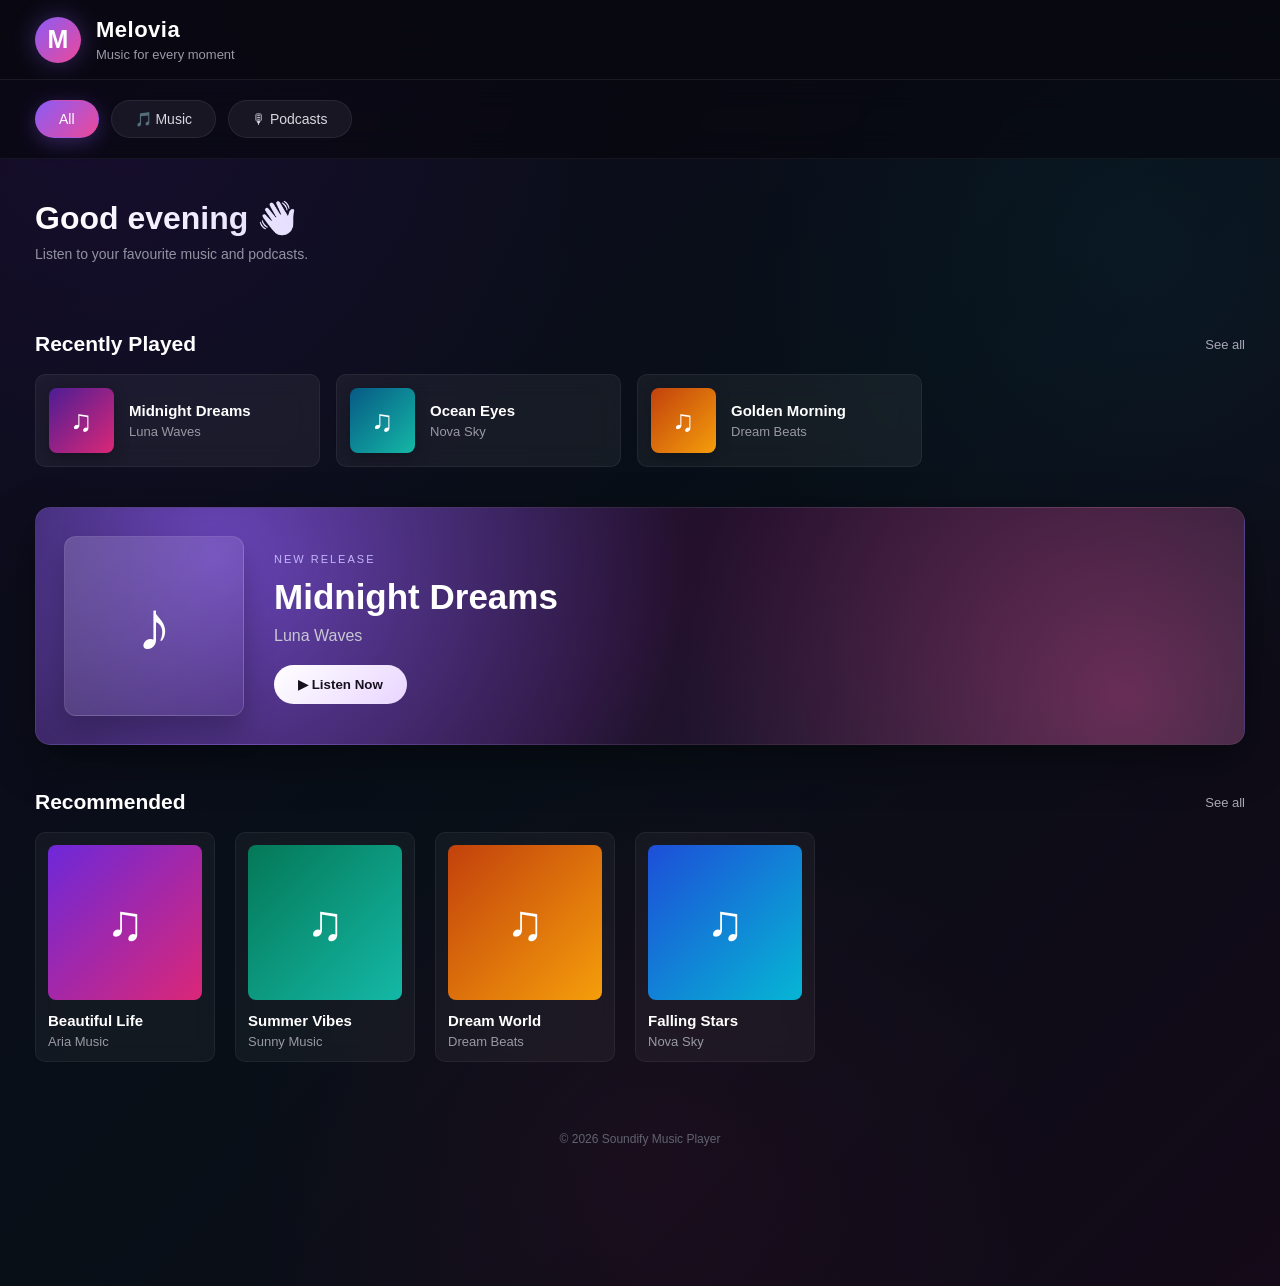
<file: index.html>
<!DOCTYPE html>
<html lang="en">
<head>
    <meta charset="UTF-8">
    <meta name="viewport" content="width=device-width, initial-scale=1.0">

    <title>Soundify - Music Player</title>

    <link rel="stylesheet" href="style.css">
</head>

<body>

<div class="app">

    <!-- HEADER -->
    <header>

        <div class="logo">M</div>

        <div class="brand">
            <h1>Melovia</h1>
            <p>Music for every moment</p>
        </div>

    </header>


    <!-- NAVIGATION -->
    <nav class="tabs">

        <button class="active">
            All
        </button>

        <button onclick="location.href='music.html'">
            🎵 Music
        </button>

        <button onclick="location.href='podcast.html'">
            🎙 Podcasts
        </button>

    </nav>


    <!-- WELCOME -->
    <section class="welcome">

        <h2>Good evening 👋</h2>

        <p>Listen to your favourite music and podcasts.</p>

    </section>


    <!-- RECENTLY PLAYED -->
    <section>

        <div class="section-title">

            <h2>Recently Played</h2>

            <button onclick="location.href='music.html'">
                See all
            </button>

        </div>


        <div class="recent">

            <div class="recent-card" onclick="location.href='music.html'">

                <div class="recent-art art1">♫</div>

                <div>
                    <h3>Midnight Dreams</h3>
                    <p>Luna Waves</p>
                </div>

            </div>


            <div class="recent-card" onclick="location.href='music.html'">

                <div class="recent-art art2">♫</div>

                <div>
                    <h3>Ocean Eyes</h3>
                    <p>Nova Sky</p>
                </div>

            </div>


            <div class="recent-card" onclick="location.href='music.html'">

                <div class="recent-art art3">♫</div>

                <div>
                    <h3>Golden Morning</h3>
                    <p>Dream Beats</p>
                </div>

            </div>

        </div>

    </section>


    <!-- BIG RELEASE -->
    <section class="release">

        <div class="big-art">
            ♪
        </div>

        <div class="release-info">

            <small>NEW RELEASE</small>

            <h1>Midnight Dreams</h1>

            <p>Luna Waves</p>

            <button onclick="location.href='music.html'">
                ▶ Listen Now
            </button>

        </div>

    </section>


    <!-- RECOMMENDED -->
    <section>

        <div class="section-title">

            <h2>Recommended</h2>

            <button onclick="location.href='music.html'">
                See all
            </button>

        </div>


        <div class="recommended">

            <div class="card">

                <div class="card-art card1">♫</div>

                <h3>Beautiful Life</h3>

                <p>Aria Music</p>

            </div>


            <div class="card">

                <div class="card-art card2">♫</div>

                <h3>Summer Vibes</h3>

                <p>Sunny Music</p>

            </div>


            <div class="card">

                <div class="card-art card3">♫</div>

                <h3>Dream World</h3>

                <p>Dream Beats</p>

            </div>


            <div class="card">

                <div class="card-art card4">♫</div>

                <h3>Falling Stars</h3>

                <p>Nova Sky</p>

            </div>

        </div>

    </section>


    <!-- FOOTER -->

    <footer>
        <p>© 2026 Soundify Music Player</p>
    </footer>

</div>

</body>
</html>
</file>
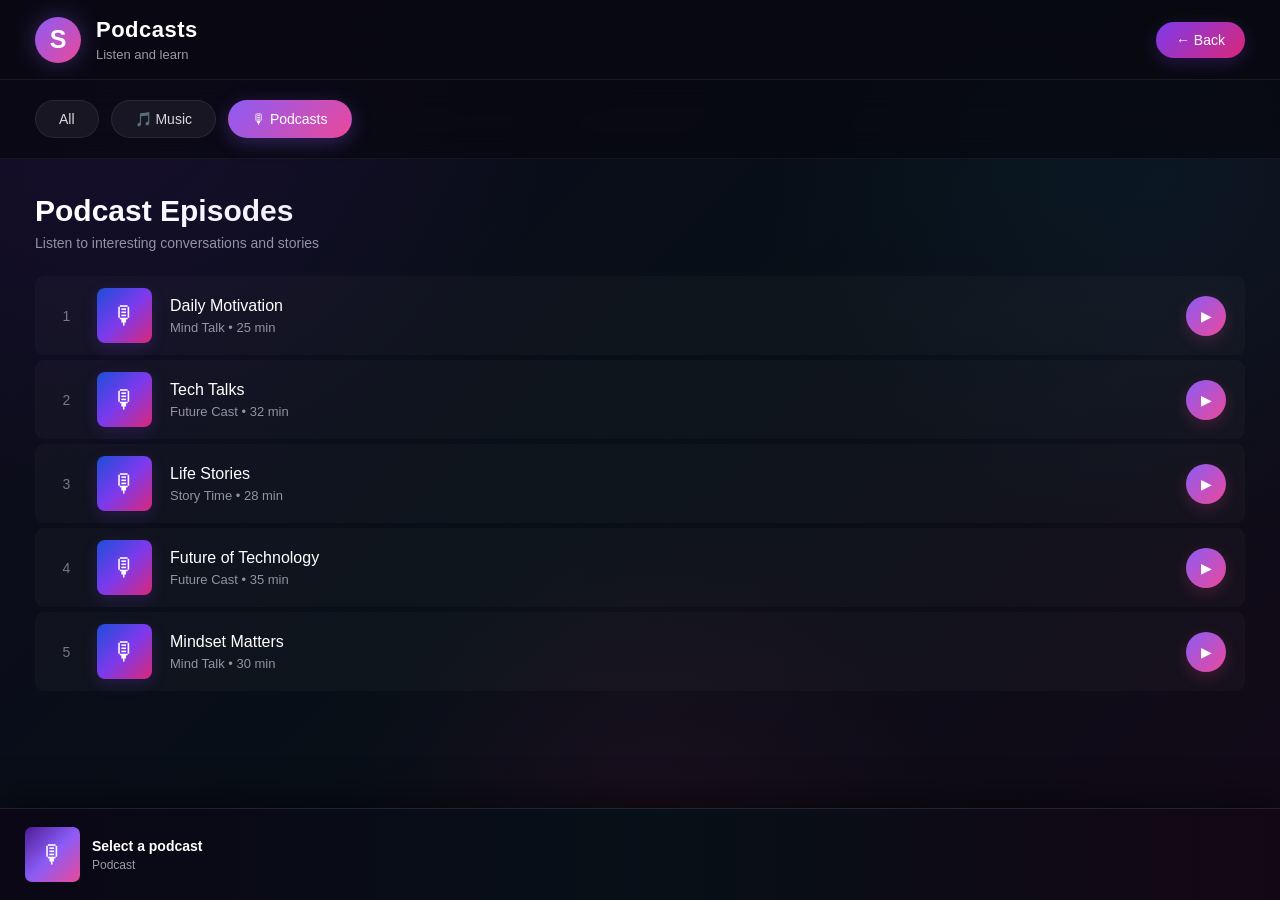
<file: podcast.html>
<!DOCTYPE html>
<html lang="en">

<head>

    <meta charset="UTF-8">

    <meta name="viewport"
          content="width=device-width, initial-scale=1.0">

    <title>Soundify - Podcasts</title>

    <link rel="stylesheet" href="style.css">

</head>


<body>

<div class="app">


    <!-- HEADER -->

    <header>

        <div class="logo">S</div>

        <div class="brand">

            <h1>Podcasts</h1>

            <p>Listen and learn</p>

        </div>

        <button class="back-btn"
                onclick="location.href='index.html'">

            ← Back

        </button>

    </header>


    <!-- NAV -->

    <nav class="tabs">

        <button onclick="location.href='index.html'">
            All
        </button>

        <button onclick="location.href='music.html'">
            🎵 Music
        </button>

        <button class="active">
            🎙 Podcasts
        </button>

    </nav>


    <!-- PODCAST -->

    <main class="music-page">

        <h2>Podcast Episodes</h2>

        <p class="subtitle">
            Listen to interesting conversations and stories
        </p>


        <div class="music-list">


            <div class="music-item podcast-item">

                <span class="number">1</span>

                <div class="song-cover podcast-cover">
                    🎙
                </div>

                <div class="song-details">

                    <h3>Daily Motivation</h3>

                    <p>Mind Talk • 25 min</p>

                </div>

                <button class="play-song">
                    ▶
                </button>

            </div>


            <div class="music-item podcast-item">

                <span class="number">2</span>

                <div class="song-cover podcast-cover">
                    🎙
                </div>

                <div class="song-details">

                    <h3>Tech Talks</h3>

                    <p>Future Cast • 32 min</p>

                </div>

                <button class="play-song">
                    ▶
                </button>

            </div>


            <div class="music-item podcast-item">

                <span class="number">3</span>

                <div class="song-cover podcast-cover">
                    🎙
                </div>

                <div class="song-details">

                    <h3>Life Stories</h3>

                    <p>Story Time • 28 min</p>

                </div>

                <button class="play-song">
                    ▶
                </button>

            </div>


            <div class="music-item podcast-item">

                <span class="number">4</span>

                <div class="song-cover podcast-cover">
                    🎙
                </div>

                <div class="song-details">

                    <h3>Future of Technology</h3>

                    <p>Future Cast • 35 min</p>

                </div>

                <button class="play-song">
                    ▶
                </button>

            </div>


            <div class="music-item podcast-item">

                <span class="number">5</span>

                <div class="song-cover podcast-cover">
                    🎙
                </div>

                <div class="song-details">

                    <h3>Mindset Matters</h3>

                    <p>Mind Talk • 30 min</p>

                </div>

                <button class="play-song">
                    ▶
                </button>

            </div>


        </div>

    </main>


    <!-- SIMPLE PLAYER -->

    <div class="player">

        <div class="now">

            <div class="mini-art">
                🎙
            </div>

            <div>

                <h4>
                    Select a podcast
                </h4>

                <p>
                    Podcast
                </p>

            </div>

        </div>

    </div>


</div>

</body>

</html>
</file>
<file: style.css>
/* =========================================
   SOUNDIFY - DARK MIX MUSIC PLAYER THEME
   ========================================= */


/* ---------- RESET ---------- */

* {
    margin: 0;
    padding: 0;
    box-sizing: border-box;
}


/* ---------- BODY ---------- */

body {
    background:
        radial-gradient(
            circle at 10% 10%,
            rgba(91, 33, 182, 0.25),
            transparent 30%
        ),
        radial-gradient(
            circle at 90% 20%,
            rgba(14, 116, 144, 0.20),
            transparent 28%
        ),
        radial-gradient(
            circle at 50% 90%,
            rgba(157, 23, 77, 0.20),
            transparent 30%
        ),
        #08090f;

    color: #ffffff;

    font-family: Arial, sans-serif;

    min-height: 100vh;
}


/* ---------- MAIN APP ---------- */

.app {
    min-height: 100vh;

    padding-bottom: 110px;

    background:
        linear-gradient(
            135deg,
            rgba(20, 12, 38, 0.65),
            rgba(7, 20, 30, 0.55),
            rgba(30, 10, 32, 0.55)
        );
}


/* =========================================
   HEADER
   ========================================= */

header {
    height: 80px;

    display: flex;

    align-items: center;

    gap: 15px;

    padding: 0 35px;

    background:
        rgba(8, 8, 15, 0.88);

    backdrop-filter: blur(18px);

    border-bottom:
        1px solid rgba(255, 255, 255, 0.08);
}


/* LOGO */

.logo {
    width: 46px;
    height: 46px;

    border-radius: 50%;

    display: flex;

    align-items: center;
    justify-content: center;

    background:
        linear-gradient(
            135deg,
            #8b5cf6,
            #ec4899
        );

    color: white;

    font-size: 25px;

    font-weight: bold;

    box-shadow:
        0 0 25px rgba(139, 92, 246, 0.35);
}


/* BRAND */

.brand h1 {
    font-size: 22px;

    letter-spacing: 0.5px;
}


.brand p {
    color: #9999a8;

    font-size: 13px;

    margin-top: 4px;
}


/* BACK BUTTON */

.back-btn {
    margin-left: auto;

    border: none;

    padding: 10px 20px;

    border-radius: 25px;

    color: white;

    background:
        linear-gradient(
            135deg,
            #7c3aed,
            #db2777
        );

    cursor: pointer;

    font-size: 14px;

    transition: 0.3s;

    box-shadow:
        0 5px 18px rgba(124, 58, 237, 0.25);
}


.back-btn:hover {
    transform: scale(1.05);

    box-shadow:
        0 8px 25px rgba(236, 72, 153, 0.35);
}


/* =========================================
   NAVIGATION TABS
   ========================================= */

.tabs {
    display: flex;

    gap: 12px;

    padding: 20px 35px;

    background:
        rgba(8, 8, 15, 0.70);

    backdrop-filter: blur(15px);

    border-bottom:
        1px solid rgba(255, 255, 255, 0.05);
}


.tabs button {
    border: 1px solid rgba(255, 255, 255, 0.07);

    background:
        rgba(255, 255, 255, 0.06);

    color: #d8d8e0;

    padding: 10px 23px;

    border-radius: 25px;

    cursor: pointer;

    font-size: 14px;

    transition: 0.3s;
}


.tabs button:hover {
    background:
        rgba(139, 92, 246, 0.18);

    border-color:
        rgba(139, 92, 246, 0.3);
}


.tabs .active {
    color: white;

    background:
        linear-gradient(
            135deg,
            #8b5cf6,
            #ec4899
        );

    border-color: transparent;

    box-shadow:
        0 5px 20px rgba(139, 92, 246, 0.30);
}


/* =========================================
   WELCOME SECTION
   ========================================= */

.welcome {
    padding: 40px 35px 30px;
}


.welcome h2 {
    font-size: 32px;

    background:
        linear-gradient(
            90deg,
            #ffffff,
            #c4b5fd,
            #f9a8d4
        );

    -webkit-background-clip: text;

    -webkit-text-fill-color: transparent;
}


.welcome p {
    color: #9292a2;

    margin-top: 9px;

    font-size: 14px;
}


/* =========================================
   COMMON SECTION
   ========================================= */

section {
    padding: 0 35px;

    margin-bottom: 40px;
}


.section-title {
    display: flex;

    align-items: center;

    justify-content: space-between;

    margin-bottom: 18px;
}


.section-title h2 {
    font-size: 21px;
}


.section-title button {
    background: none;

    border: none;

    color: #a8a8b5;

    cursor: pointer;

    font-size: 13px;
}


.section-title button:hover {
    color: #ffffff;
}


/* =========================================
   RECENTLY PLAYED
   ========================================= */

.recent {
    display: flex;

    gap: 16px;

    overflow-x: auto;

    scrollbar-width: none;
}


.recent::-webkit-scrollbar {
    display: none;
}


.recent-card {
    min-width: 285px;

    padding: 13px;

    border-radius: 10px;

    display: flex;

    align-items: center;

    gap: 15px;

    cursor: pointer;

    background:
        rgba(255, 255, 255, 0.055);

    border:
        1px solid rgba(255, 255, 255, 0.06);

    backdrop-filter: blur(12px);

    transition: 0.3s;
}


.recent-card:hover {
    background:
        rgba(139, 92, 246, 0.13);

    transform: translateY(-3px);

    border-color:
        rgba(139, 92, 246, 0.20);
}


.recent-card h3 {
    font-size: 15px;
}


.recent-card p {
    color: #9999a5;

    font-size: 13px;

    margin-top: 5px;
}


/* RECENT ART */

.recent-art {
    width: 65px;
    height: 65px;

    flex-shrink: 0;

    border-radius: 8px;

    display: flex;

    align-items: center;
    justify-content: center;

    font-size: 30px;

    box-shadow:
        0 5px 15px rgba(0, 0, 0, 0.25);
}


.art1 {
    background:
        linear-gradient(
            135deg,
            #4c1d95,
            #db2777
        );
}


.art2 {
    background:
        linear-gradient(
            135deg,
            #075985,
            #14b8a6
        );
}


.art3 {
    background:
        linear-gradient(
            135deg,
            #c2410c,
            #f59e0b
        );
}


/* =========================================
   BIG RELEASE
   ========================================= */

.release {
    margin:
        20px 35px 45px;

    padding: 28px;

    border-radius: 15px;

    display: flex;

    align-items: center;

    gap: 30px;

    background:
        radial-gradient(
            circle at 15% 20%,
            rgba(139, 92, 246, 0.70),
            transparent 45%
        ),
        radial-gradient(
            circle at 90% 80%,
            rgba(236, 72, 153, 0.40),
            transparent 40%
        ),
        linear-gradient(
            135deg,
            #151027,
            #24102d,
            #0b2029
        );

    border:
        1px solid rgba(255, 255, 255, 0.08);

    box-shadow:
        0 15px 45px rgba(0, 0, 0, 0.40);
}


/* BIG ART */

.big-art {
    width: 180px;
    height: 180px;

    flex-shrink: 0;

    border-radius: 12px;

    display: flex;

    align-items: center;
    justify-content: center;

    font-size: 70px;

    background:
        linear-gradient(
            135deg,
            rgba(255,255,255,0.16),
            rgba(255,255,255,0.04)
        );

    border:
        1px solid rgba(255,255,255,0.12);

    box-shadow:
        0 15px 30px rgba(0,0,0,0.25);
}


/* RELEASE INFO */

.release-info small {
    color: #c4b5fd;

    letter-spacing: 2px;

    font-size: 11px;
}


.release-info h1 {
    font-size: 35px;

    margin: 10px 0;
}


.release-info p {
    color: #c8c8d2;

    margin-bottom: 20px;
}


.release-info button {
    border: none;

    padding: 12px 24px;

    border-radius: 25px;

    background:
        linear-gradient(
            135deg,
            #ffffff,
            #e9d5ff
        );

    color: #17101f;

    font-weight: bold;

    cursor: pointer;

    transition: 0.3s;
}


.release-info button:hover {
    transform: scale(1.05);

    box-shadow:
        0 5px 20px rgba(255,255,255,0.15);
}


/* =========================================
   RECOMMENDED
   ========================================= */

.recommended {
    display: flex;

    gap: 20px;

    overflow-x: auto;

    scrollbar-width: none;
}


.recommended::-webkit-scrollbar {
    display: none;
}


.card {
    width: 180px;

    flex-shrink: 0;

    padding: 12px;

    border-radius: 10px;

    background:
        rgba(255,255,255,0.045);

    border:
        1px solid rgba(255,255,255,0.06);

    backdrop-filter: blur(10px);

    transition: 0.3s;
}


.card:hover {
    transform: translateY(-5px);

    background:
        rgba(139,92,246,0.10);

    border-color:
        rgba(139,92,246,0.18);
}


.card-art {
    width: 100%;
    height: 155px;

    border-radius: 8px;

    display: flex;

    align-items: center;
    justify-content: center;

    font-size: 50px;

    margin-bottom: 12px;
}


.card1 {
    background:
        linear-gradient(
            135deg,
            #6d28d9,
            #db2777
        );
}


.card2 {
    background:
        linear-gradient(
            135deg,
            #047857,
            #14b8a6
        );
}


.card3 {
    background:
        linear-gradient(
            135deg,
            #c2410c,
            #f59e0b
        );
}


.card4 {
    background:
        linear-gradient(
            135deg,
            #1d4ed8,
            #06b6d4
        );
}


.card h3 {
    font-size: 15px;
}


.card p {
    color: #9999a5;

    font-size: 13px;

    margin-top: 5px;
}


/* =========================================
   MUSIC PAGE
   ========================================= */

.music-page {
    padding: 35px;
}


.music-page h2 {
    font-size: 30px;

    background:
        linear-gradient(
            90deg,
            #ffffff,
            #c4b5fd
        );

    -webkit-background-clip: text;

    -webkit-text-fill-color: transparent;
}


.subtitle {
    color: #9292a2;

    margin-top: 7px;

    margin-bottom: 25px;

    font-size: 14px;
}


/* =========================================
   MUSIC LIST
   ========================================= */

.music-list {
    display: flex;

    flex-direction: column;

    gap: 5px;
}


.music-item {
    min-height: 78px;

    display: flex;

    align-items: center;

    gap: 18px;

    padding: 11px 18px;

    border-radius: 9px;

    cursor: pointer;

    background:
        rgba(255,255,255,0.025);

    border:
        1px solid transparent;

    transition: 0.25s;
}


.music-item:hover {
    background:
        linear-gradient(
            90deg,
            rgba(139,92,246,0.16),
            rgba(236,72,153,0.07)
        );

    border-color:
        rgba(139,92,246,0.20);

    transform: translateX(3px);
}


.number {
    width: 25px;

    color: #777787;

    text-align: center;

    font-size: 14px;
}


/* SONG COVER */

.song-cover {
    width: 55px;
    height: 55px;

    flex-shrink: 0;

    border-radius: 8px;

    display: flex;

    align-items: center;
    justify-content: center;

    font-size: 25px;

    background:
        linear-gradient(
            135deg,
            #4c1d95,
            #7c3aed,
            #db2777
        );

    box-shadow:
        0 5px 15px rgba(124,58,237,0.20);
}


/* SONG DETAILS */

.song-details {
    flex: 1;

    min-width: 0;
}


.song-details h3 {
    font-size: 16px;

    font-weight: 500;

    margin-bottom: 5px;

    white-space: nowrap;

    overflow: hidden;

    text-overflow: ellipsis;
}


.song-details p {
    color: #9292a2;

    font-size: 13px;
}


/* PLAY SONG BUTTON */

.play-song {
    width: 40px;
    height: 40px;

    flex-shrink: 0;

    border: none;

    border-radius: 50%;

    display: flex;

    align-items: center;
    justify-content: center;

    color: white;

    background:
        linear-gradient(
            135deg,
            #8b5cf6,
            #ec4899
        );

    cursor: pointer;

    font-size: 14px;

    box-shadow:
        0 5px 15px rgba(236,72,153,0.20);

    transition: 0.25s;
}


.play-song:hover {
    transform: scale(1.10);

    box-shadow:
        0 7px 22px rgba(236,72,153,0.35);
}


/* =========================================
   PODCAST
   ========================================= */

.podcast-cover {
    background:
        linear-gradient(
            135deg,
            #1d4ed8,
            #7c3aed,
            #db2777
        );
}


/* =========================================
   BOTTOM PLAYER
   ========================================= */

.player {
    position: fixed;

    left: 0;
    bottom: 0;

    width: 100%;

    height: 92px;

    z-index: 100;

    display: flex;

    align-items: center;

    padding: 12px 25px;

    background:
        linear-gradient(
            90deg,
            rgba(11,7,22,0.98),
            rgba(7,16,24,0.98),
            rgba(20,7,21,0.98)
        );

    backdrop-filter: blur(20px);

    border-top:
        1px solid rgba(255,255,255,0.10);

    box-shadow:
        0 -10px 35px rgba(0,0,0,0.50);
}


/* CURRENT SONG */

.now {
    width: 25%;

    display: flex;

    align-items: center;

    gap: 12px;

    min-width: 0;
}


.mini-art {
    width: 55px;
    height: 55px;

    flex-shrink: 0;

    border-radius: 7px;

    display: flex;

    align-items: center;
    justify-content: center;

    font-size: 25px;

    background:
        linear-gradient(
            135deg,
            #4c1d95,
            #8b5cf6,
            #ec4899
        );
}


.now h4 {
    font-size: 14px;

    white-space: nowrap;

    overflow: hidden;

    text-overflow: ellipsis;
}


.now p {
    color: #9999a5;

    font-size: 12px;

    margin-top: 4px;
}


/* CONTROLS */

.controls {
    width: 50%;
}


.buttons {
    display: flex;

    align-items: center;
    justify-content: center;

    gap: 20px;

    margin-bottom: 7px;
}


.buttons button {
    border: none;

    background: none;

    color: #dddddf;

    cursor: pointer;

    font-size: 18px;

    transition: 0.2s;
}


.buttons button:hover {
    color: white;

    transform: scale(1.1);
}


/* MAIN PLAY */

.main-play {
    width: 36px;
    height: 36px;

    border-radius: 50% !important;

    display: flex;

    align-items: center;
    justify-content: center;

    background:
        linear-gradient(
            135deg,
            #ffffff,
            #e9d5ff
        ) !important;

    color: #17101f !important;

    font-size: 14px !important;

    box-shadow:
        0 0 18px rgba(216,180,254,0.25);
}


/* PROGRESS AREA */

.progress-area {
    display: flex;

    align-items: center;

    gap: 8px;

    color: #777787;

    font-size: 11px;
}


#progress {
    flex: 1;

    height: 4px;

    accent-color: #a855f7;

    cursor: pointer;
}


/* VOLUME */

.volume {
    width: 20%;

    display: flex;

    justify-content: flex-end;

    align-items: center;

    gap: 8px;

    color: #aaa;
}


#volume {
    width: 100px;

    accent-color: #a855f7;

    cursor: pointer;
}


/* =========================================
   FOOTER
   ========================================= */

footer {
    text-align: center;

    color: #626270;

    padding: 30px;

    font-size: 12px;
}


/* =========================================
   SCROLLBAR
   ========================================= */

::-webkit-scrollbar {
    width: 7px;
    height: 7px;
}


::-webkit-scrollbar-track {
    background: #090a10;
}


::-webkit-scrollbar-thumb {
    background:
        linear-gradient(
            #6d28d9,
            #db2777
        );

    border-radius: 10px;
}


::-webkit-scrollbar-thumb:hover {
    background:
        linear-gradient(
            #8b5cf6,
            #ec4899
        );
}


/* =========================================
   MOBILE
   ========================================= */

@media (max-width: 700px) {


    /* HEADER */

    header {
        height: 70px;

        padding: 0 15px;
    }


    .logo {
        width: 40px;
        height: 40px;

        font-size: 21px;
    }


    .brand h1 {
        font-size: 19px;
    }


    .brand p {
        font-size: 11px;
    }


    .back-btn {
        padding: 8px 14px;

        font-size: 12px;
    }


    /* TABS */

    .tabs {
        padding: 15px;

        overflow-x: auto;
    }


    .tabs button {
        white-space: nowrap;

        padding: 9px 17px;
    }


    /* WELCOME */

    .welcome {
        padding: 28px 15px;
    }


    .welcome h2 {
        font-size: 25px;
    }


    /* SECTION */

    section {
        padding: 0 15px;
    }


    /* RELEASE */

    .release {
        margin:
            20px 15px 35px;

        padding: 18px;

        gap: 15px;
    }


    .big-art {
        width: 105px;
        height: 105px;

        font-size: 45px;
    }


    .release-info h1 {
        font-size: 21px;
    }


    .release-info p {
        font-size: 13px;
    }


    .release-info button {
        padding: 9px 16px;

        font-size: 12px;
    }


    /* MUSIC PAGE */

    .music-page {
        padding: 25px 12px;
    }


    .music-page h2 {
        font-size: 26px;
    }


    .music-item {
        min-height: 68px;

        gap: 10px;

        padding: 9px 5px;
    }


    .number {
        width: 20px;

        font-size: 12px;
    }


    .song-cover {
        width: 48px;
        height: 48px;

        font-size: 20px;
    }


    .song-details h3 {
        font-size: 14px;
    }


    .song-details p {
        font-size: 11px;
    }


    .play-song {
        width: 34px;
        height: 34px;

        font-size: 12px;
    }


    /* PLAYER */

    .player {
        height: 105px;

        padding: 8px 12px;

        flex-wrap: wrap;
    }


    .now {
        width: 50%;
    }


    .mini-art {
        width: 45px;
        height: 45px;
    }


    .controls {
        width: 50%;
    }


    .buttons {
        gap: 10px;
    }


    .volume {
        display: none;
    }


    .progress-area {
        position: absolute;

        left: 12px;
        right: 12px;

        bottom: 6px;
    }


    /* RECENT */

    .recent-card {
        min-width: 245px;
    }


    /* CARDS */

    .card {
        width: 155px;
    }


    .card-art {
        height: 135px;
    }

}
</file>
